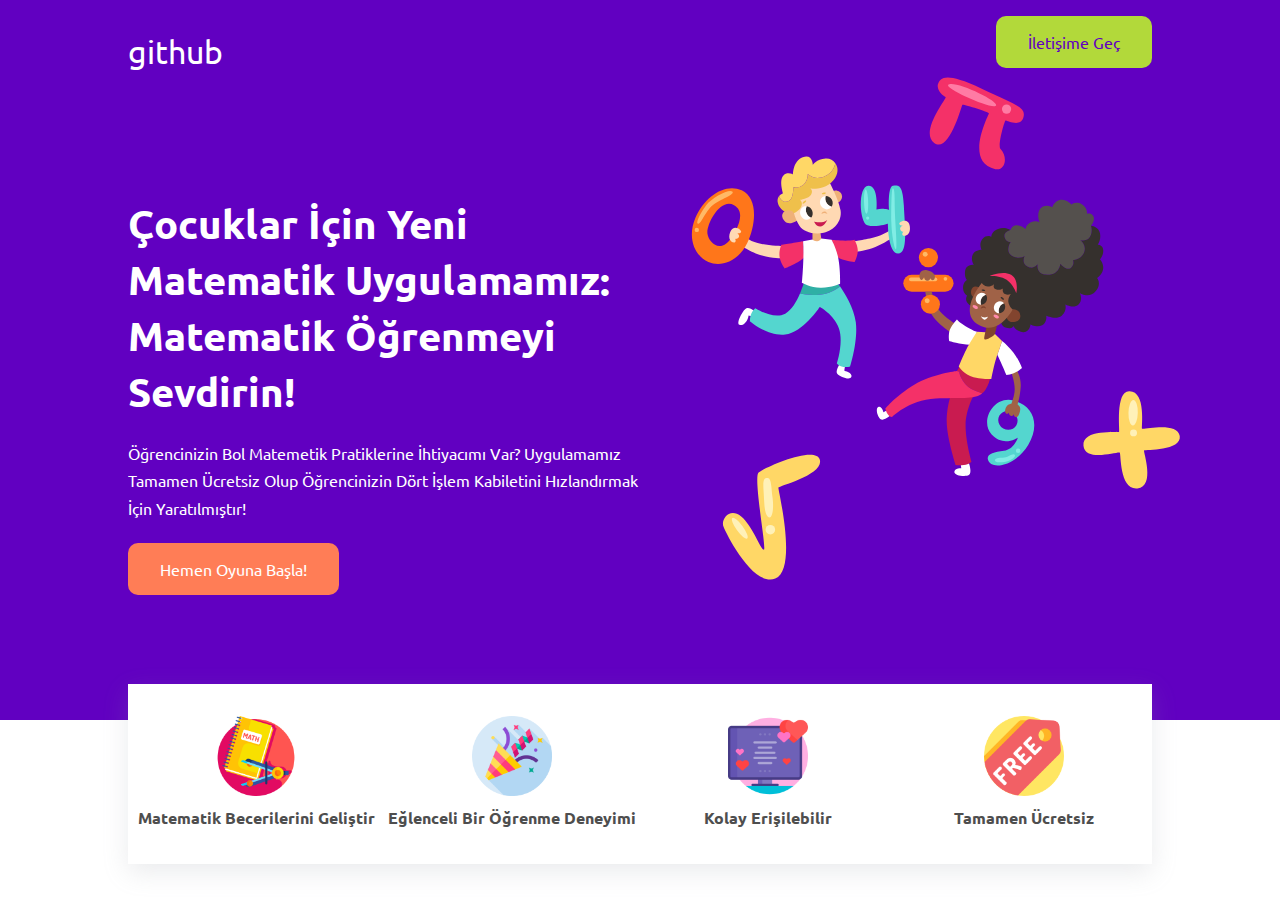
<file: index.html>
<!DOCTYPE html>
<html lang="tr">

<head>
    <meta charset="UTF-8">
    <meta http-equiv="X-UA-Compatible" content="IE=edge">
    <meta name="viewport" content="width=device-width, initial-scale=1.0">
    <title>Document</title>
    <link rel="stylesheet" href="style.css">
    <link rel="preconnect" href="https://fonts.googleapis.com">
    <link rel="preconnect" href="https://fonts.gstatic.com" crossorigin>
    <link href="https://fonts.googleapis.com/css2?family=Ubuntu&display=swap" rel="stylesheet">
</head>

<body>
    
    <div class="header">
        <nav>
            <div class="Navcontainer">
                <div class="navParent">
                    <div class="logo">
                        <a target="_blank" href="https://github.com/mcban34">github</a>
                    </div>
                    <div class="contact">
                        <a href="mailto:ccobanmehmet@gmail.com">İletişime Geç</a>
                    </div>
                </div>
            </div>
        </nav>
        <div class="container">
            <div class="headerParent">
                <div class="headerContent">
                    <div class="headerLeft">
                        <h1>Çocuklar İçin Yeni Matematik Uygulamamız: Matematik Öğrenmeyi Sevdirin!</h1>
                        <p>Öğrencinizin Bol Matemetik Pratiklerine İhtiyacımı Var? Uygulamamız Tamamen Ücretsiz Olup Öğrencinizin Dört İşlem Kabiletini Hızlandırmak İçin Yaratılmıştır!</p>
                        <a href="game.html" class="playGameBtn">Hemen Oyuna Başla!</a>
                    </div>
                </div>
                <div class="headerImg">
                    <div class="header-Right">
                        <img src="img/test.svg" alt="">
                        <img width="100" src="img/arti.svg" alt="" class="headerIcons" id="artiIcon">
                        <img width="100" src="img/karekok.svg" alt="" class="headerIcons" id="karekokIcon">
                        <img width="100" src="img/pi.svg" alt="" class="headerIcons" id="piIcon">
                    </div>
                </div>
            </div>
        </div>
    </div>
    <section class="aboutCard">
        <div class="container">
            <div class="aboutCardParent">
                <div class="aboutCardContent">
                    <div class="card">
                        <img width="80" src="img/mathIcon.png" alt="">
                        <h4>Matematik Becerilerini Geliştir</h4>
                    </div>
                    <div class="card">
                        <img width="80" src="img/partyIcon.png" alt="">
                        <h4>Eğlenceli Bir Öğrenme Deneyimi</h4>
                    </div>
                    <div class="card">
                        <img width="80" src="img/resIcon.png" alt="">
                        <h4>Kolay Erişilebilir</h4>
                    </div>
                    <div class="card">
                        <img width="80" src="img/freeIcon.png" alt="">
                        <h4>Tamamen Ücretsiz</h4>
                    </div>
                </div>
            </div>
        </div>
    </section>
</body>



<script src="animation.js"></script>
</html>
</file>
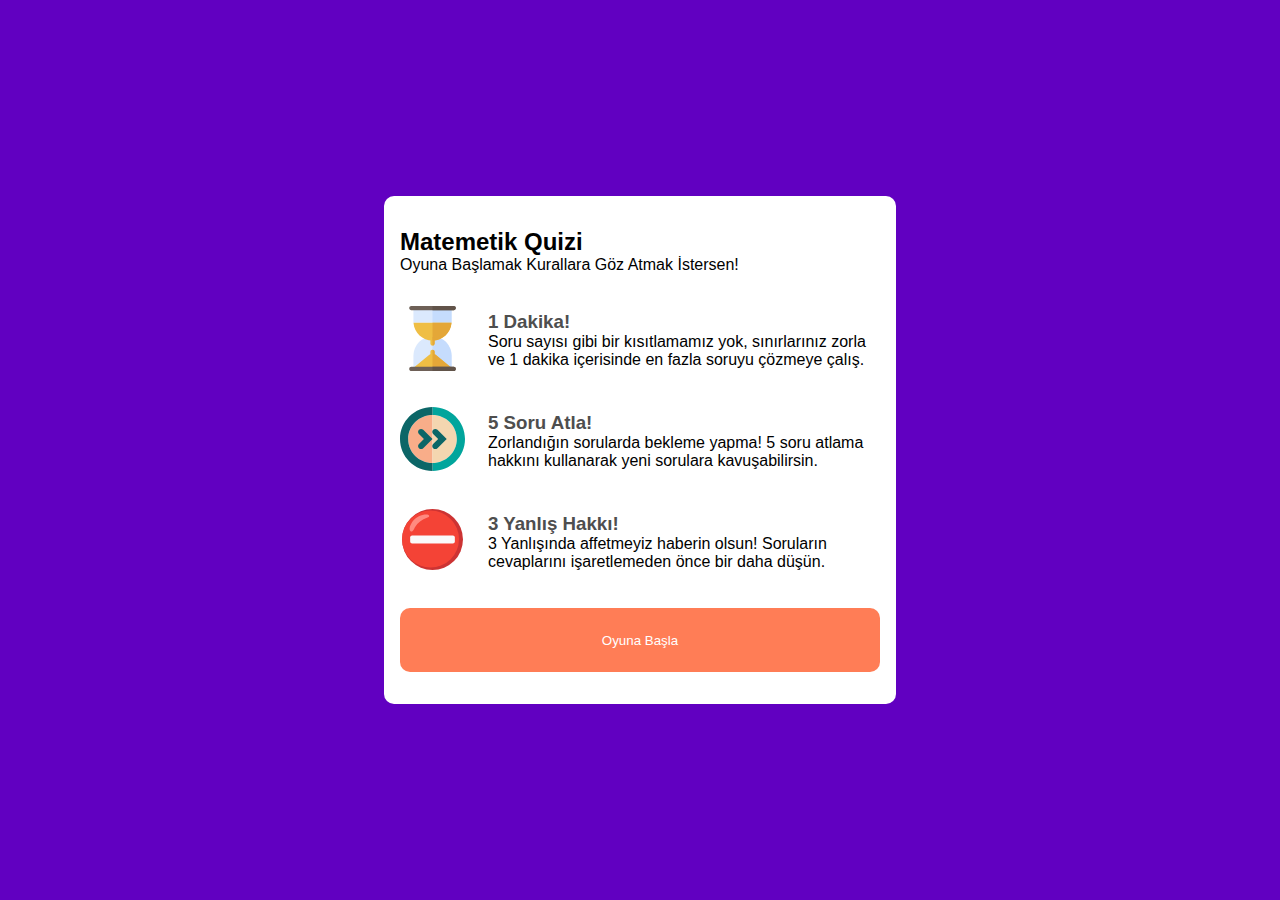
<file: game.html>
<!DOCTYPE html>
<html lang="en">

<head>
  <meta charset="UTF-8" />
  <meta http-equiv="X-UA-Compatible" content="IE=edge" />
  <meta name="viewport" content="width=device-width, initial-scale=1.0" />
  <title>Document</title>
  <link rel="stylesheet" href="style.css">
</head>

<body class="gameBody">

  <div class="gameContent">
    <div class="oyunBasla">
      <div class="oyunBaslaContent">
        <h2>Matemetik Quizi</h2>
        <p>Oyuna Başlamak Kurallara Göz Atmak İstersen!</p>
        <div class="kural">
          <div class="kuralImg">
            <img src="img/sand-clock-svgrepo-com.svg" alt="">
          </div>
          <div class="kuralAciklama">
            <div class="kuralAciklamaFlex">
              <h3>1 Dakika!</h3>
              <p>Soru sayısı gibi bir kısıtlamamız yok, sınırlarınız zorla ve 1 dakika içerisinde en fazla soruyu çözmeye çalış.</p>  
            </div>
          </div>
        </div>
        <div class="kural">
          <div class="kuralImg">
            <img src="img/skip-svgrepo-com (1).svg" alt="">
          </div>
          <div class="kuralAciklama">
            <div class="kuralAciklamaFlex">
              <h3>5 Soru Atla!</h3>
              <p>Zorlandığın sorularda bekleme yapma! 5 soru atlama hakkını kullanarak yeni sorulara kavuşabilirsin.</p>
            </div>
          </div>
        </div>
        <div class="kural">
          <div class="kuralImg">
            <img src="img/no-entry-svgrepo-com.svg" alt="">
          </div>
          <div class="kuralAciklama">
            <div class="kuralAciklamaFlex">
              <h3>3 Yanlış Hakkı!</h3>
              <p>3 Yanlışında affetmeyiz haberin olsun! Soruların cevaplarını işaretlemeden önce bir daha düşün.</p>  
            </div>
          </div>
        </div>
        <button class="startGame">Oyuna Başla</button>
      </div>
    </div>
    <div class="oyun">
      <!-- <h2 class="süre">Oyun Bitmesine 60 Saniye Kaldı!</h2> -->
      <div class="timeProgress">
        <div class="timeProgressContent">
          
        </div>
      </div>
      <h4>1 Dakika İçerisinde İşlemlerin Cevaplarını İşaretleyiniz</h4>
      <div class="soruDiv">
        <h1 class="soru"></h1>
      </div>
      <button class="cevapVer"></button>
      <button class="cevapVer"></button>
      <button class="cevapVer"></button>
      <button class="cevapVer"></button>
      <button class="soruAtla">Soru Atla! 5 Hakkınız Kaladı!</button>
      <p class="mesaj"></p>
    </div>
    <div class="cevapAlani">
      <h2 class="sonuc"></h2>
      <button class="newGame">Yeni Oyun</button>
    </div>
  </div>

  <script src="quiz.js"></script>

</body>

</html>
</file>
<file: style.css>
* {
  margin: 0;
  padding: 0;
  box-sizing: border-box;
}

.container {
  width: 80%;
  margin: auto;
}

img {
  max-width: 90%;
}

body {
  font-family: "Ubuntu", sans-serif;
}

.header {
  width: 100%;
  height: 80vh;
  background: #6100C1;
}
.header .Navcontainer {
  width: 80%;
  margin: auto;
  padding-top: 2rem;
}
.header .navParent {
  display: flex;
  justify-content: space-between;
}
.header .navParent .logo a {
  font-size: 2rem;
  color: white;
  text-decoration: none;
}
.header .navParent .contact a {
  background: #B2D93A;
  color: #6100C1;
  padding: 1rem 2rem;
  border-radius: 10px;
  text-decoration: none;
}
.header .headerParent {
  display: flex;
  height: 70vh;
}
.header .headerParent .headerContent {
  width: 50%;
  display: flex;
  align-items: center;
  justify-content: center;
  color: white;
}
.header .headerParent .headerContent .headerLeft h1 {
  font-size: 2.5rem;
  line-height: 3.5rem;
}
.header .headerParent .headerContent .headerLeft .playGameBtn {
  background: #FF7D56;
  color: white;
  text-decoration: none;
  padding: 1rem 2rem;
  border-radius: 10px;
}
.header .headerParent .headerContent .headerLeft p {
  line-height: 1.7rem;
  margin: 1.3rem 0 2.3rem 0;
}
.header .headerParent .headerImg {
  width: 50%;
  text-align: center;
  position: relative;
}
.header .headerParent .headerImg .header-Right .headerIcons {
  position: absolute;
}
.header .headerParent .headerImg .header-Right #artiIcon {
  right: 0;
  top: 50%;
  transition: 4s;
}
.header .headerParent .headerImg .header-Right #piIcon {
  left: 50%;
  transition: 4s;
}
.header .headerParent .headerImg .header-Right #karekokIcon {
  left: 10%;
  top: 60%;
  transition: 4s;
}
@media screen and (max-width: 1000px) {
  .header .navParent .contact {
    margin-top: 0.6rem;
  }
  .header .navParent .contact a {
    padding: 0.7rem 1rem;
  }
  .header .Navcontainer {
    width: 95%;
  }
  .header .container {
    width: 95%;
  }
  .header .headerParent {
    height: 63vh;
  }
  .header .headerParent .headerImg {
    display: none;
  }
  .header .headerParent .headerContent {
    width: 100%;
  }
  .header .headerParent .headerContent h1 {
    font-size: 2rem !important;
    line-height: 2.5rem !important;
  }
}

.aboutCard .aboutCardParent {
  width: 100%;
  height: 20vh;
  background: white;
  transform: translateY(-20%);
  box-shadow: rgba(149, 157, 165, 0.2) 0px 8px 24px;
}
.aboutCard .aboutCardParent .aboutCardContent {
  display: flex;
  justify-content: space-between;
}
.aboutCard .aboutCardParent .card {
  width: 100%;
  text-align: center;
  padding-top: 2rem;
}
.aboutCard .aboutCardParent .card h4 {
  margin-top: 0.5rem;
  color: #4e4e4e;
}
@media screen and (max-width: 650px) {
  .aboutCard .container {
    width: 95%;
  }
  .aboutCard .aboutCardParent {
    height: auto;
    transform: translateY(-5%);
  }
  .aboutCard .aboutCardParent .aboutCardContent {
    display: block;
  }
  .aboutCard .aboutCardParent .aboutCardContent .card {
    padding-top: 0;
    padding: 1.4rem 0;
  }
}

.gameBody {
  background-color: #6100C1;
}
.gameBody .gameContent {
  width: 100%;
  height: 100vh;
  display: flex;
  align-items: center;
  justify-content: center;
}
.gameBody .gameContent .oyunBasla {
  width: 40%;
  background: white;
  border-radius: 10px;
  position: relative;
  display: flex;
  align-items: center;
  justify-content: center;
  padding: 2rem 1rem;
}
.gameBody .gameContent .oyunBasla .oyunBaslaContent {
  width: 100%;
}
.gameBody .gameContent .oyunBasla .oyunBaslaContent .kural {
  margin-top: 2rem;
  display: flex;
}
.gameBody .gameContent .oyunBasla .oyunBaslaContent .kural .kuralImg {
  width: 15%;
}
.gameBody .gameContent .oyunBasla .oyunBaslaContent .kural .kuralAciklama {
  width: 80%;
  margin-left: 1rem;
  display: flex;
  align-items: center;
}
.gameBody .gameContent .oyunBasla h3 {
  color: #4e4e4e;
}
.gameBody .gameContent .oyunBasla button {
  width: 100%;
  height: 4rem;
  background: #FF7D56;
  border: none;
  color: white;
  cursor: pointer;
  border-radius: 10px;
  margin-top: 2rem;
  bottom: 0;
}
.gameBody .gameContent .oyun {
  display: none;
  background: white;
  padding: 2rem 1rem;
  border-radius: 10px;
  width: 40%;
  text-align: center;
}
.gameBody .gameContent .oyun .soruDiv {
  background: #6100C1;
  display: inline-block;
  margin-top: 1rem;
  padding: 1rem 2rem;
  color: white;
  border-radius: 1rem;
}
.gameBody .gameContent .oyun button {
  width: 100%;
  height: 3rem;
  margin-top: 1rem;
  display: block;
  background: transparent;
  cursor: pointer;
  border: 1px solid gray;
  background: #ebebeb;
  border-radius: 0.5rem;
}
.gameBody .gameContent .oyun .soruAtla {
  border: none;
  height: 3rem;
  color: white;
  cursor: pointer;
  border-radius: 10px;
  background: #FF7D56;
}
.gameBody .gameContent .oyun .timeProgress {
  width: 100%;
  height: 1.5rem;
  border: 1px solid #FF7D56;
  margin-bottom: 1rem;
}
.gameBody .gameContent .oyun .timeProgress .timeProgressContent {
  background-color: #FF7D56;
  height: 100%;
  width: 0px;
}
.gameBody .gameContent .cevapAlani {
  display: none;
  background: white;
  color: #6100C1;
  padding: 2rem;
}
.gameBody .gameContent .cevapAlani button {
  width: 100%;
  height: 3rem;
  background: #FF7D56;
  border: none;
  color: white;
  margin-top: 1rem;
}
@media screen and (max-width: 1000px) {
  .gameBody .gameContent .oyunBasla {
    width: 100%;
    height: 100%;
  }
  .gameBody .gameContent .oyunBasla button {
    border-radius: 0 0 0 0 !important;
  }
  .gameBody .gameContent .oyun, .gameBody .gameContent .cevapAlani {
    width: 95%;
  }
}/*# sourceMappingURL=style.css.map */
</file>
